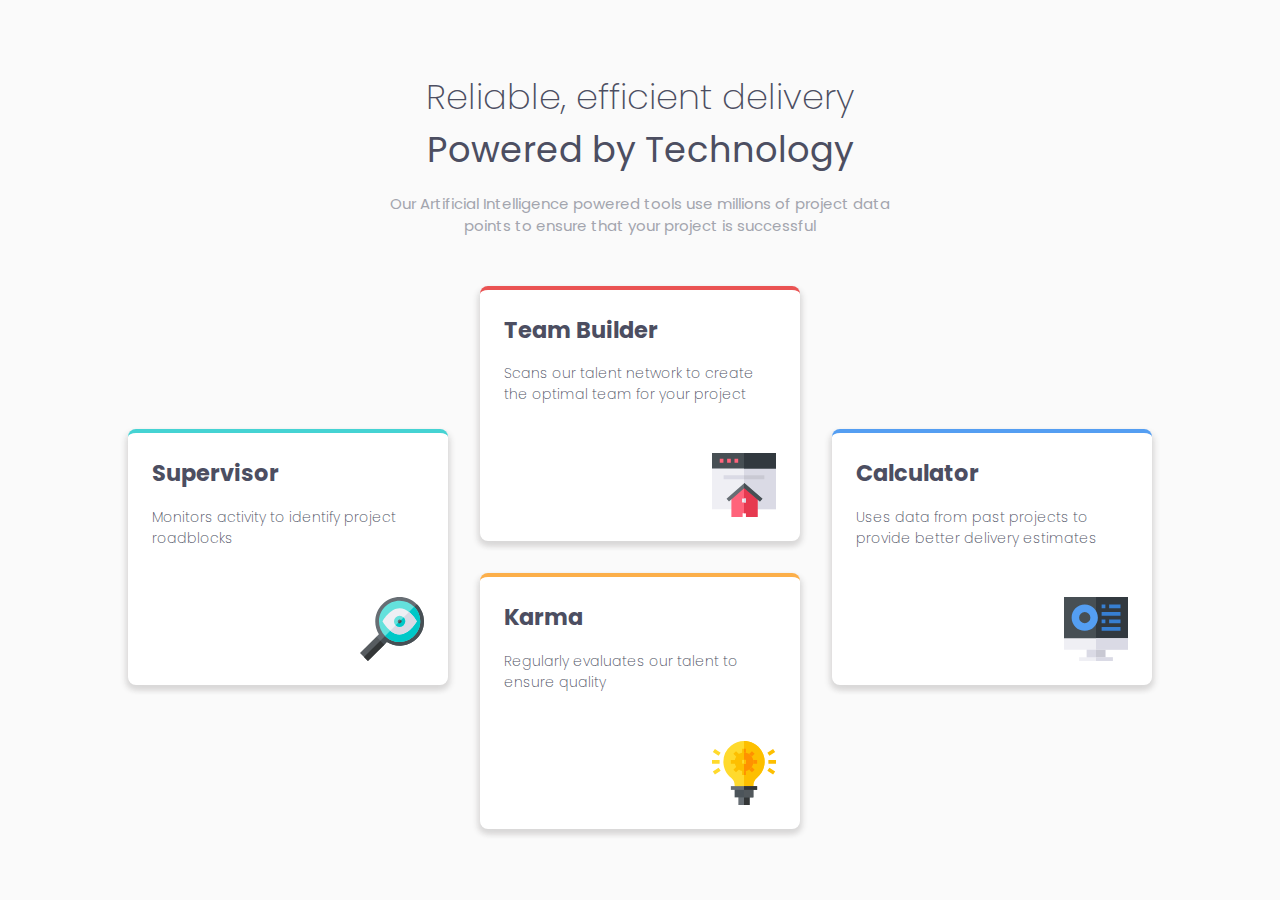
<file: four-card-feature-section-master/index.html>
<!DOCTYPE html>
<html lang="en">
  <head>
    <meta charset="UTF-8" />
    <meta name="viewport" content="width=device-width, initial-scale=1.0" />
    <!-- displays site properly based on user's device -->

    <link
      rel="icon"
      type="image/png"
      sizes="32x32"
      href="./images/favicon-32x32.png"
    />

    <link rel="preconnect" href="https://fonts.googleapis.com" />
    <link rel="preconnect" href="https://fonts.gstatic.com" crossorigin />
    <link
      href="https://fonts.googleapis.com/css2?family=Poppins:wght@200;400;600&display=swap"
      rel="stylesheet"
    />
    <link rel="stylesheet" href="reset.css" />
    <link rel="stylesheet" href="style.css" />

    <title>Four card feature</title>
  </head>
  <body>
    <main class="main-container">
      <h1>
        Reliable, efficient delivery <strong>Powered by Technology</strong>
      </h1>
      <p class="summary">
        Our Artificial Intelligence powered tools use millions of project data
        points to ensure that your project is successful
      </p>
      <div class="card-stack">
        <div class="role-card supervisor">
          <h2>Supervisor</h2>
          <p class="role-definition">
            Monitors activity to identify project roadblocks
          </p>
          <img
            class="role-pictorial-representation"
            alt=""
            src="images/icon-supervisor.svg"
          />
        </div>
        <div class="role-card teambuilder">
          <h2>Team Builder</h2>
          <p class="role-definition">
            Scans our talent network to create the optimal team for your project
          </p>
          <img
            class="role-pictorial-representation"
            alt=""
            src="images/icon-team-builder.svg"
          />
        </div>
        <div class="role-card karma">
          <h2>Karma</h2>
          <p class="role-definition">
            Regularly evaluates our talent to ensure quality
          </p>
          <img
            class="role-pictorial-representation"
            alt=""
            src="images/icon-karma.svg"
          />
        </div>
        <div class="role-card calculator">
          <h2>Calculator</h2>
          <p class="role-definition">
            Uses data from past projects to provide better delivery estimates
          </p>
          <img
            class="role-pictorial-representation"
            alt=""
            src="images/icon-calculator.svg"
          />
        </div>
      </div>
    </main>
  </body>
</html>
</file>
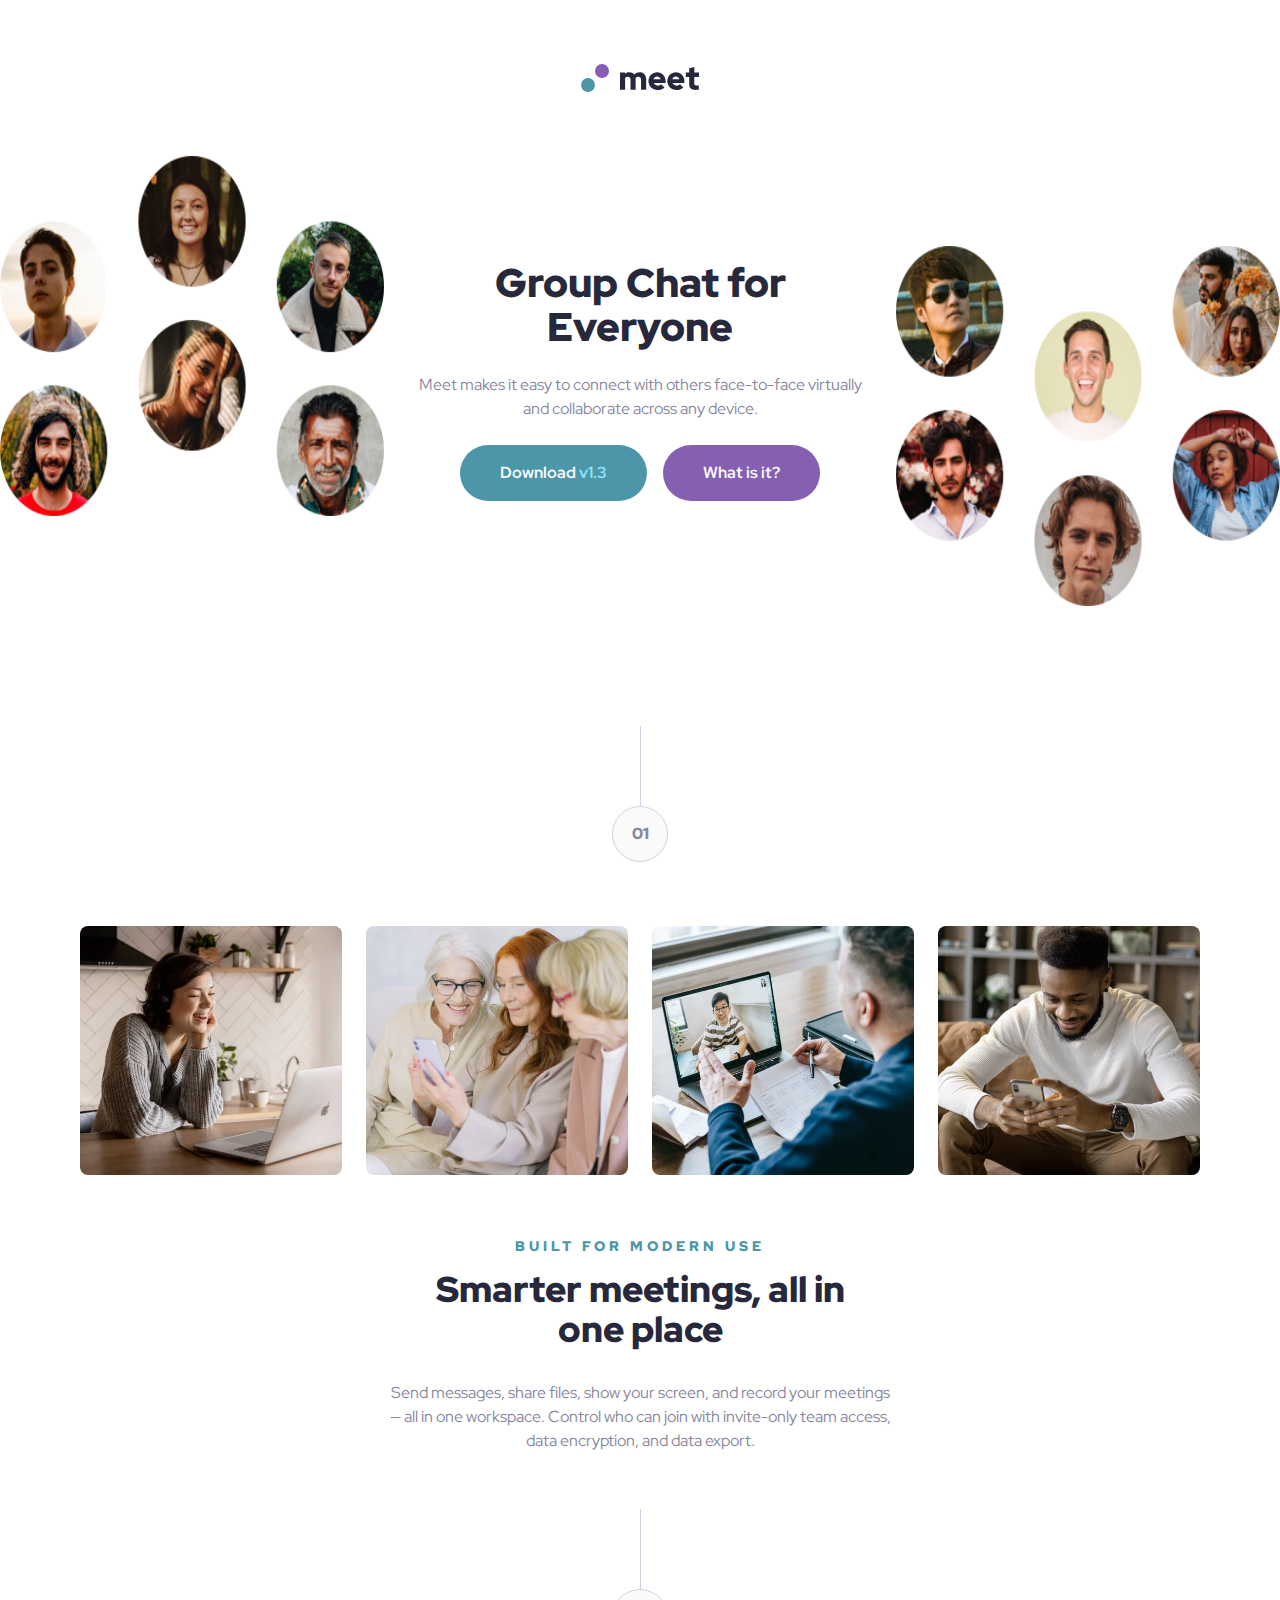
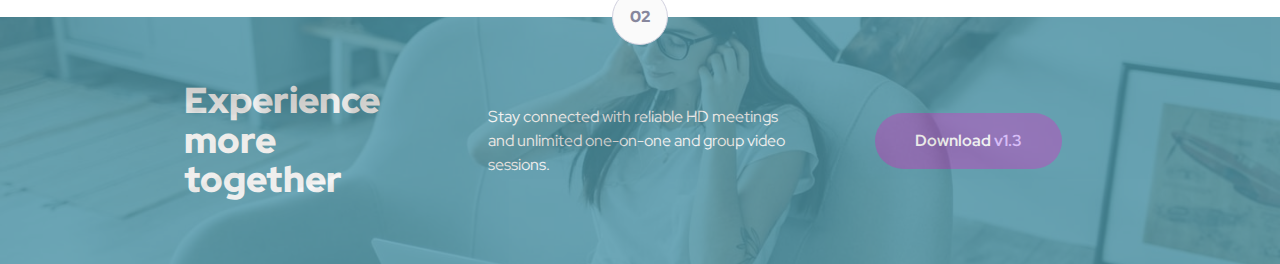
<file: meet-landing-page/index.html>
<!DOCTYPE html>
<html lang="en">
  <head>
    <meta charset="UTF-8" />
    <meta name="viewport" content="width=device-width, initial-scale=1.0" />

    <link
      rel="icon"
      type="image/png"
      sizes="32x32"
      href="./assets/favicon-32x32.png"
    />

    <link rel="preconnect" href="https://fonts.googleapis.com" />
    <link rel="preconnect" href="https://fonts.gstatic.com" crossorigin />
    <link
      href="https://fonts.googleapis.com/css2?family=Red+Hat+Display:wght@500;700;900&display=swap"
      rel="stylesheet"
    />

    <link rel="stylesheet" href="reset.css" />
    <link rel="stylesheet" href="style.css" />

    <title>Frontend Mentor | Meet landing page</title>
  </head>
  <body>
    <header>
      <nav><img src="assets/logo.svg" alt="Meet company logo" /></nav>
    </header>
    <section class="hero">
      <div class="hero-img">
        <img
          src="assets/desktop/image-hero-left.png"
          alt="Left half of compilation of headshots of different people"
          class="left-img"
        />
        <img
          src="assets/desktop/image-hero-right.png"
          alt="Right half of compilation of headshots of different people"
          class="right-img"
        />
      </div>
      <div class="hero-info">
        <h1 class="hero-title">Group Chat for Everyone</h1>
        <p class="section-summary">
          Meet makes it easy to connect with others face-to-face virtually and
          collaborate across any device.
        </p>
        <div class="hero-btns">
          <button class="button cyan-btn">Download <span>v1.3</span></button>
          <button class="button purple-btn">What is it?</button>
        </div>
      </div>
    </section>

    <main>
      <div class="number-container">
        <div class="line"></div>
        <div class="circle">
          <p class="number">01</p>
        </div>
      </div>
      <div class="image-galore">
        <img
          src="assets/desktop/image-woman-in-videocall.jpg"
          alt="A cheery woman attending a video call on her MacBook"
        />
        <img
          src="assets/desktop/image-women-videochatting.jpg"
          alt="A group of 3 elderly women taking a video call on a mobile phone"
        />
        <img
          src="assets/desktop/image-men-in-meeting.jpg"
          alt="A man in a meeting video call with another man, with his notepad and pen in hand"
        />
        <img
          src="assets/desktop/image-man-texting.jpg"
          alt="A man smiling while going through his mobile phone"
        />
      </div>
      <div class="main-info">
        <p class="kicker">Built for modern use</p>
        <h2 class="hero-title main-title">
          Smarter meetings, all in one place
        </h2>
        <p class="section-summary" style="margin-top: 1rem">
          Send messages, share files, show your screen, and record your meetings
          — all in one workspace. Control who can join with invite-only team
          access, data encryption, and data export.
        </p>
      </div>
    </main>

    <footer>
      <div class="number-container">
        <div class="line"></div>
        <div class="circle">
          <p class="number">02</p>
        </div>
      </div>
      <div class="footer-bg-image">
        <div class="footer-bg-color">
          <div class="footer-content">
            <h2 class="hero-title main-title footer-title">
              Experience more together
            </h2>
            <p class="section-summary footer-summary">
              Stay connected with reliable HD meetings and unlimited one-on-one
              and group video sessions.
            </p>
            <button class="button purple-btn footer-btn">
              Download <span>v1.3</span>
            </button>
          </div>
        </div>
      </div>
    </footer>
  </body>
</html>
</file>
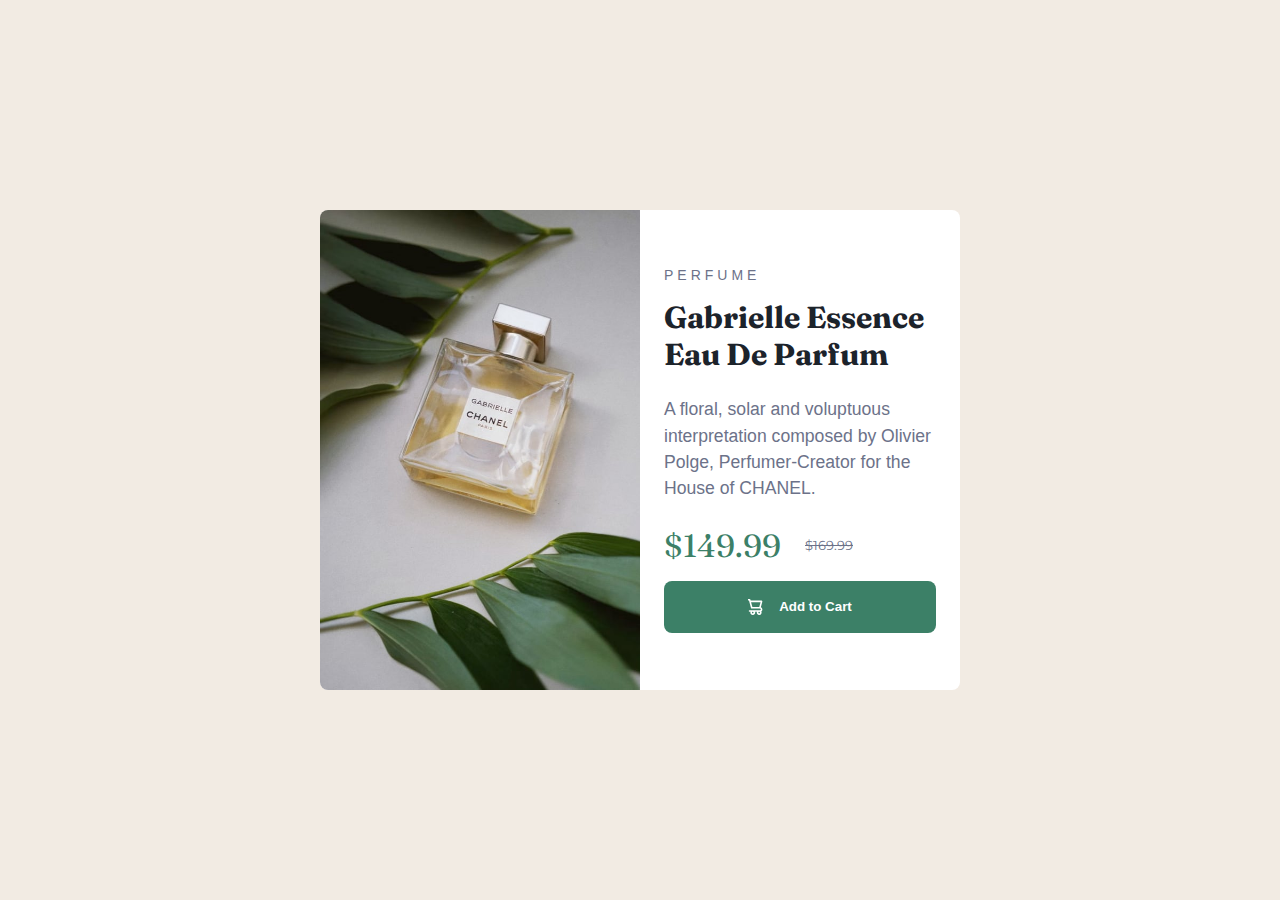
<file: product-preview-card/index.html>
<!DOCTYPE html>
<html lang="en">
  <head>
    <meta charset="UTF-8" />
    <meta name="viewport" content="width=device-width, initial-scale=1.0" />

    <link
      rel="icon"
      type="image/png"
      sizes="32x32"
      href="./images/favicon-32x32.png"
    />

    <link rel="preconnect" href="https://fonts.googleapis.com" />
    <link rel="preconnect" href="https://fonts.gstatic.com" crossorigin />
    <link
      rel="stylesheet"
      href="https://fonts.googleapis.com/css2?family=Fraunces:wght@700&family=Montserrat:wght@500;700&display=swap"
    />

    <link rel="stylesheet" href="style.css" />

    <title>Chanel Product Page</title>
  </head>
  <body>
    <main class="chanel-product-card">
      <section class="product-image-header">
        <picture>
          <source
            media="(min-width:768px)"
            srcset="images/image-product-desktop.jpg"
          />
          <img
            src="images/image-product-mobile.jpg"
            alt="Clear glass bottle with a gold cap containing Gabrielle Essence Eau De Parfum by Chanel, displayed against a clean background."
            class="product-image"
          />
        </picture>
      </section>

      <section class="product-details">
        <div class="product-type"><p>Perfume</p></div>
        <h1 class="product-title">Gabrielle Essence Eau De Parfum</h1>

        <div class="product-description">
          <p>
            A floral, solar and voluptuous interpretation composed by Olivier
            Polge, Perfumer-Creator for the House of CHANEL.
          </p>
        </div>

        <div class="product-price">
          <span class="visually-hidden"><p>Discounted selling price</p></span>
          <span><p>$149.99</p></span>

          <span class="original-price">
            <span class="visually-hidden"><p>Original retail price</p></span>
            <s>$169.99</s>
          </span>
        </div>

        <button class="add-to-cart-btn">
          <img src="images/icon-cart.svg" alt="" />
          <span class="btn-label"><p>Add to Cart</p></span>
        </button>
      </section>
    </main>
  </body>
</html>
</file>
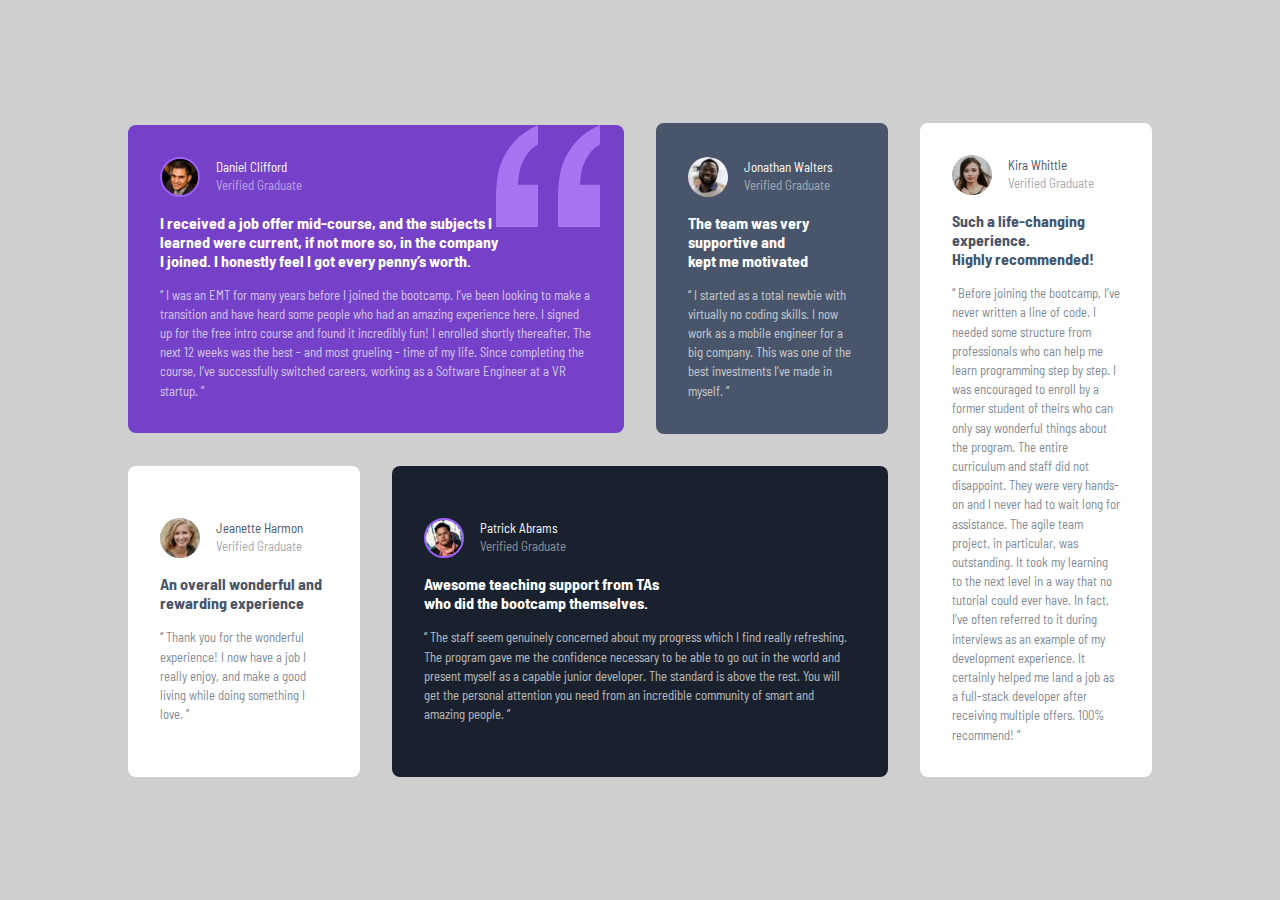
<file: testimonials-grid-section/index.html>
<!DOCTYPE html>
<html lang="en">
  <head>
    <meta charset="UTF-8" />
    <meta name="viewport" content="width=device-width, initial-scale=1.0" />
    <!-- displays site properly based on user's device -->

    <link
      rel="icon"
      type="image/png"
      sizes="32x32"
      href="./images/favicon-32x32.png"
    />

    <link rel="preconnect" href="https://fonts.googleapis.com" />
    <link rel="preconnect" href="https://fonts.gstatic.com" crossorigin />
    <link
      href="https://fonts.googleapis.com/css2?family=Barlow+Semi+Condensed:wght@500;600&display=swap"
      rel="stylesheet"
    />

    <link rel="stylesheet" href="reset.css" />
    <link rel="stylesheet" href="style.css" />

    <title>Testimonials Grid</title>
  </head>
  <body>
    <main class="main-container">
      <!-- Testimonial 1 -->
      <div class="testimonial-card card1">
        <div class="reviewer-info">
          <img
            src="images/image-daniel.jpg"
            alt="Photo of Daniel Clifford"
            class="reviewer-headshot headshot-border"
          />
          <p class="reviewer-name">Daniel Clifford</p>
          <p class="verified-grad">Verified Graduate</p>
        </div>
        <h1 class="testimonial-summary">
          I received a job offer mid-course, and the subjects I learned were
          current, if not more so, in the company I joined. I honestly feel I
          got every penny’s worth.
        </h1>
        <p class="testimonial-story">
          “ I was an EMT for many years before I joined the bootcamp. I’ve been
          looking to make a transition and have heard some people who had an
          amazing experience here. I signed up for the free intro course and
          found it incredibly fun! I enrolled shortly thereafter. The next 12
          weeks was the best - and most grueling - time of my life. Since
          completing the course, I’ve successfully switched careers, working as
          a Software Engineer at a VR startup. ”
        </p>
      </div>

      <!-- Testimonial 2 -->
      <div class="testimonial-card card2">
        <div class="reviewer-info">
          <img
            src="images/image-jonathan.jpg"
            alt="Photo of Jonathan Walters"
            class="reviewer-headshot"
          />
          <p class="reviewer-name">Jonathan Walters</p>
          <p class="verified-grad">Verified Graduate</p>
        </div>
        <h1 class="testimonial-summary">
          The team was very supportive and kept me motivated
        </h1>
        <p class="testimonial-story">
          “ I started as a total newbie with virtually no coding skills. I now
          work as a mobile engineer for a big company. This was one of the best
          investments I’ve made in myself. ”
        </p>
      </div>

      <!-- Testimonial 3 -->
      <div class="testimonial-card card3">
        <div class="reviewer-info">
          <img
            src="images/image-jeanette.jpg"
            alt="Photo of Jeanette Harmon"
            class="reviewer-headshot"
          />
          <p class="reviewer-name">Jeanette Harmon</p>
          <p class="verified-grad">Verified Graduate</p>
        </div>
        <h1 class="testimonial-summary">
          An overall wonderful and rewarding experience
        </h1>
        <p class="testimonial-story">
          “ Thank you for the wonderful experience! I now have a job I really
          enjoy, and make a good living while doing something I love. ”
        </p>
      </div>

      <!-- Testimonial 4 -->
      <div class="testimonial-card card4">
        <div class="reviewer-info">
          <img
            src="images/image-patrick.jpg"
            alt="Photo of Patrick Abrams"
            class="reviewer-headshot headshot-border"
          />
          <p class="reviewer-name">Patrick Abrams</p>
          <p class="verified-grad">Verified Graduate</p>
        </div>
        <h1 class="testimonial-summary">
          Awesome teaching support from TAs who did the bootcamp themselves.
        </h1>
        <p class="testimonial-story">
          “ The staff seem genuinely concerned about my progress which I find
          really refreshing. The program gave me the confidence necessary to be
          able to go out in the world and present myself as a capable junior
          developer. The standard is above the rest. You will get the personal
          attention you need from an incredible community of smart and amazing
          people. ”
        </p>
      </div>

      <!-- Testimonial 5 -->
      <div class="testimonial-card card5">
        <div class="reviewer-info">
          <img
            src="images/image-kira.jpg"
            alt="Photo of Kira Whittle"
            class="reviewer-headshot"
          />
          <p class="reviewer-name">Kira Whittle</p>
          <p class="verified-grad">Verified Graduate</p>
        </div>
        <h1 class="testimonial-summary">
          Such a life-changing experience. Highly recommended!
        </h1>
        <p class="testimonial-story">
          “ Before joining the bootcamp, I’ve never written a line of code. I
          needed some structure from professionals who can help me learn
          programming step by step. I was encouraged to enroll by a former
          student of theirs who can only say wonderful things about the program.
          The entire curriculum and staff did not disappoint. They were very
          hands-on and I never had to wait long for assistance. The agile team
          project, in particular, was outstanding. It took my learning to the
          next level in a way that no tutorial could ever have. In fact, I’ve
          often referred to it during interviews as an example of my development
          experience. It certainly helped me land a job as a full-stack
          developer after receiving multiple offers. 100% recommend! ”
        </p>
      </div>
    </main>
  </body>
</html>
</file>
<file: four-card-feature-section-master/style.css>
:root {
  --color-red: hsl(0, 78%, 62%);
  --color-cyan: hsl(180, 62%, 55%);
  --color-orange: hsl(34, 97%, 64%);
  --color-blue: hsl(212, 86%, 64%);

  --color-very-dark-blue: hsl(234, 12%, 34%);
  --color-grayish-blue: hsl(229, 6%, 66%);
  --color-very-light-gray: hsl(0, 0%, 98%);
}

body {
  display: flex;
  justify-content: center;
  align-items: center;
  font-size: 0.9375rem;
  font-family: "Poppins", sans-serif;
  font-weight: 200;
  color: var(--color-very-dark-blue);
  background-color: var(--color-very-light-gray);
}

.main-container {
  display: flex;
  flex-direction: column;
  justify-content: center;
  max-width: 20rem;
  align-items: center;
  padding: 3rem 0rem;
  gap: 1rem;
}

h1 {
  font-weight: 200;
  font-size: 1.5rem;
  text-align: center;
}

.summary {
  font-weight: 400;
  color: var(--color-grayish-blue);
  text-align: center;
}

.card-stack {
  margin-top: 2rem;
  display: flex;
  flex-direction: column;
  gap: 2rem;
}

.role-card {
  display: flex;
  flex-direction: column;
  gap: 0.5rem;
  padding: 1.5rem;
  background-color: white;
  border-radius: 0.5rem;
  box-shadow: 2px 4px 0.4rem hsl(0, 1%, 85%), -2px 4px 0.4rem hsl(0, 1%, 85%);
}

.supervisor {
  border-top: 4px solid var(--color-cyan);
}

.teambuilder {
  border-top: 4px solid var(--color-red);
}

.karma {
  border-top: 4px solid var(--color-orange);
}

.calculator {
  border-top: 4px solid var(--color-blue);
}

.role-definition {
  font-size: 0.875rem;
}

.role-pictorial-representation {
  align-self: end;
  max-width: 3rem;
}

@media (min-width: 1048px) {
  .main-container {
    max-width: 32rem;
  }

  h1 {
    font-size: 2.2rem;
  }

  .card-stack {
    display: grid;
    grid-template-columns: repeat(3, 1fr);
    gap: 2rem;
  }

  .supervisor {
    grid-column: 1; /* Redundant but mentioned for clarity at a glance */
    grid-row: 1 / span 2;
    align-self: center;
  }

  .teambuilder {
    grid-column: 2;
    grid-row: 1;
  }

  .karma {
    grid-column: 2;
    grid-row: 2;
  }

  .calculator {
    grid-column: 3; /* Redundant but mentioned for clarity at a glance */
    grid-row: 1 / span 2;
    align-self: center;
  }

  .role-card {
    min-width: 20rem;
    gap: 1rem;
  }

  .role-pictorial-representation {
    margin-top: 2rem;
    max-width: 5rem;
  }
}
</file>
<file: meet-landing-page/style.css>
:root {
  --cyan-600: #4d96a9;
  --cyan-300: #8fe3f9;
  --purple-600: #855fb1;
  --purple-300: #d9b8ff;
  --slate-900: #28283d;
  --slate-600: #87879d;
  --slate-300: #d1d1df;
  --white: #fafafa;
}

body {
  display: flex;
  flex-direction: column;
  align-items: center;
  font-family: "Red Hat Display", serif;
  overflow-x: hidden;
}

nav {
  padding-top: 4rem;
}

.hero-img {
  margin: 4rem 0rem;
  display: flex;
  justify-content: center;
  overflow: hidden;
  height: calc(0.42 * 100vw);
  gap: 1.5rem;
}

.hero-info {
  display: flex;
  flex-direction: column;
  justify-content: center;
  align-items: center;
  text-align: center;
  margin: 0rem 2rem;
  gap: 1.5rem;
  padding: 0rem 2rem;
  margin-bottom: 2rem;
}

.hero-title {
  font-size: 2.5rem;
  line-height: 1.1;
  font-weight: 900;
  color: var(--slate-900);
}

.section-summary {
  color: var(--slate-600);
}

.button {
  padding: 1rem 2.5rem;
  border-radius: 2rem;
  border: 0px;
  color: var(--white);
  font-weight: 700;
}

.cyan-btn {
  background-color: var(--cyan-600);
}

.cyan-btn:hover,
.cyan-btn:active {
  background-color: #71c0d4;
  cursor: pointer;
}

.cyan-btn span {
  color: var(--cyan-300);
}

.purple-btn {
  background-color: var(--purple-600);
  margin-top: 1rem;
}

.purple-btn:hover,
.purple-btn:active {
  background-color: #b18bdd;
  cursor: pointer;
}

.number-container {
  margin-top: 2rem;
  display: flex;
  flex-direction: column;
  align-items: center;
}

.line {
  width: 1px;
  height: 5rem;
  background-color: var(--slate-300);
}

.circle {
  width: 3.5rem;
  height: 3.5rem;
  border-radius: 50%;
  border: 1px solid var(--slate-300);
  display: flex;
  align-items: center;
  justify-content: center;
  background-color: var(--white);
  z-index: 1;
}

.number {
  color: var(--slate-600);
  font-weight: 900;
}

.image-galore {
  display: grid;
  grid-template-columns: 1fr 1fr;
  gap: 1rem;
  margin: 4rem 2rem;
}

.image-galore img {
  border-radius: 0.5rem;
}

.main-info {
  display: flex;
  flex-direction: column;
  justify-content: center;
  align-items: center;
  text-align: center;
  margin: 0rem 2rem;
  gap: 1rem;
  margin-bottom: 2rem;
}

.kicker {
  font-size: 0.75rem;
  letter-spacing: 0.25rem;
  line-height: 1.1;
  font-weight: 900;
  color: var(--cyan-600);
  text-transform: uppercase;
}

.main-title {
  font-size: 2rem;
}

.footer-bg-image {
  background-image: url(./assets/mobile/image-footer.jpg);
  background-position: center;
  background-repeat: no-repeat;
  background-size: cover;
  margin-top: -1.75rem;
}

.footer-bg-color {
  background-color: var(--cyan-600);
  opacity: 0.8;
}

.footer-content {
  display: flex;
  flex-direction: column;
  align-items: center;
  justify-content: space-between;
  padding: 4rem 2rem;
  gap: 1.5rem;
  text-align: center;
}

.footer-title {
  color: var(--white);
}

.footer-summary {
  color: var(--white);
}

.footer-btn span {
  color: var(--purple-300);
}

@media (min-width: 768px) {
  .hero-img {
    height: calc(0.4 * 100vw);
  }

  .hero-info {
    max-width: 28rem;
    margin: auto;
  }

  .hero-btns {
    display: flex;
    gap: 1rem;
  }

  .purple-btn {
    margin-top: 0rem;
  }

  .image-galore {
    display: grid;
    grid-template-columns: 1fr 1fr 1fr 1fr;
    gap: 1.5rem;
    margin: 4rem 2rem;
  }

  .kicker {
    font-size: 0.875rem;
  }

  .main-info {
    max-width: 31.5rem;
    margin: auto;
  }

  .main-title {
    font-size: 2.25rem;
    padding: 0 1.5rem;
  }

  .footer-bg-image {
    background-image: url(assets/tablet/image-footer.jpg);
    width: 100vw;
  }

  .footer-content {
    max-width: 31.5rem;
    margin: auto;
  }
}

@media (min-width: 1048px) {
  .hero {
    margin-top: 4rem;
    margin-bottom: 4rem;
    display: grid;
    grid-template-columns: 1fr auto 1fr;
    width: 100vw;
    height: 50vh;
    max-height: 60vh;
  }

  .hero-img {
    display: contents;
  }

  .left-img {
    grid-column: 1;
    height: 80%;
  }

  .hero-info {
    grid-column: 2;
    grid-row: 1;
    text-align: center;
    max-width: 32rem;
  }

  .right-img {
    grid-column: 3;
    justify-self: end;
    align-self: flex-end;
    height: 80%;
  }

  .number-container {
    margin-top: 3.5rem;
  }

  .image-galore {
    margin: 4rem 5rem;
  }

  footer {
    scroll-behavior: none;
  }

  .footer-bg-image {
    background-image: url(assets/desktop/image-footer.jpg);
  }

  .footer-content {
    display: grid;
    grid-template-columns: 1fr 1fr 1fr;
    max-width: 80vw;
    text-align: left;
  }

  .footer-btn {
    width: fit-content;
    margin: auto;
  }
}
</file>
<file: product-preview-card/style.css>
* {
  margin: 0;
  padding: 0;
  box-sizing: border-box;
}

:root {
  --dark-cyan: hsl(158, 36%, 37%);
  --cream: hsl(30, 38%, 92%);
  --very-dark-blue: hsl(212, 21%, 14%);
  --dark-grayish-blue: hsl(228, 12%, 48%);
  --white: hsl(0, 0%, 100%);
}

body {
  background-color: var(--cream);
  font-family: Monteserrat, sans-serif;
  font-size: 0.875rem;
  display: flex;
  align-items: center;
  justify-content: center;
}

.chanel-product-card {
  max-width: 25rem;
  display: flex;
  flex-direction: column;
  margin: 2rem 1rem;
  border-radius: 0.5rem;
  overflow: hidden; /* Ensures child elements like the product-image respect the border radius */
  background-color: var(--white);
}

.product-image {
  max-width: 100%;
  display: block;
}

.product-details {
  display: flex;
  flex-direction: column;
  margin: 1.5rem;
}

.product-type {
  text-transform: uppercase;
  letter-spacing: 4px;
  color: var(--dark-grayish-blue);
}

.product-title {
  margin-top: 1rem;
  color: var(--very-dark-blue);
  font-family: Fraunces, sans-serif;
  font-size: 1.9rem;
  line-height: 1.2;
}

.product-description {
  color: var(--dark-grayish-blue);
  margin-top: 1.5rem;
  font-weight: 500;
  line-height: 1.5;
  font-size: 1.1rem;
}

.product-price {
  margin-top: 1.5rem;
  display: flex;
  align-items: center;
  color: var(--dark-cyan);
  font-family: Fraunces, sans-serif;
  font-size: 2rem;
}

.product-price .original-price {
  color: var(--dark-grayish-blue);
  font-size: 0.8rem;
  font-family: Montserrat, sans-serif;
  margin-left: 1.5rem;
}

.visually-hidden {
  position: absolute;
  width: 1px;
  height: 1px;
  padding: 0;
  margin: -1px;
  overflow: hidden;
  clip: rect(0, 0, 0, 0);
  white-space: nowrap;
  border: 0;
}

.add-to-cart-btn {
  background-color: var(--dark-cyan);
  border-color: transparent;
  border-radius: 0.5rem;
  margin-top: 1rem;
  padding: 1rem;
  color: var(--white);
  display: flex;
  justify-content: center;
  align-items: center;
  gap: 1rem;
  cursor: pointer;
  transition: background-color 0.3s ease;
}

.add-to-cart-btn:hover,
.add-to-cart-btn:focus {
  background-color: hsl(158, 39%, 27%);
}

.btn-label {
  font-weight: 700;
}

@media (min-width: 768px) {
  body {
    min-height: 100vh;
  }

  .chanel-product-card {
    display: grid;
    grid-template-columns: 1fr 1fr;
    max-width: 40rem;
    align-items: center;
  }
}
</file>
<file: testimonials-grid-section/style.css>
:root {
  /* Primary Colors */
  --moderate-violet: hsl(263, 55%, 52%);
  --moderate-violet-border: hsl(263, 94%, 68%);
  --very-dark-grayish-blue: hsl(217, 19%, 35%);
  --very-dark-blackish-blue: hsl(219, 29%, 14%);
  --white: hsl(0, 0%, 100%);

  /* Neutral Colors */
  --light-gray: hsl(0, 0%, 81%);
  --light-grayish-blue: hsl(210, 46%, 95%);
}

body {
  font-family: "Barlow Semi Condensed", serif;
  display: flex;
  justify-content: center;
  align-items: center;
  font-size: 0.8125rem;
  background-color: var(--light-gray);
}

.main-container {
  display: flex;
  flex-direction: column;
  justify-content: center;
  max-width: 75%;
  align-items: center;
  padding: 3rem 0rem;
  gap: 2rem;
}

.testimonial-card {
  display: flex;
  flex-direction: column;
  gap: 1rem;
  padding: 2rem;
  border-radius: 0.5rem;
}

.reviewer-info {
  display: grid;
  grid-template-columns: auto 1fr;
  grid-template-rows: auto auto;
  gap: 0rem 1rem;
}

.reviewer-headshot {
  grid-row: 1 / span 2;
  height: 2.5rem;
  border-radius: 50%;
}

.headshot-border {
  border: 2px solid var(--moderate-violet-border);
}

.reviewer-name {
  align-self: center;
}

.verified-grad {
  grid-column: 2;
  grid-row: 2;
  opacity: 50%;
}

.testimonial-summary {
  font-size: 1rem;
}

.testimonial-story {
  opacity: 70%;
  font-size: 0.8rem;
}

.card1 {
  background-image: url(images/bg-pattern-quotation.svg);
  background-repeat: no-repeat;
  background-position: top 0rem right 1.5rem;
  background-color: var(--moderate-violet);
  color: var(--white);
}

.card2 {
  background-color: var(--very-dark-grayish-blue);
  color: var(--white);
}

.card3,
.card5 {
  background-color: var(--white);
  color: var(--very-dark-grayish-blue);
}

.card4 {
  background-color: var(--very-dark-blackish-blue);
  color: var(--white);
}

@media (min-width: 1048px) {
  .main-container {
    max-width: 80%;
    display: grid;
    grid-template-columns: 1fr 1fr 1fr 1fr;
    grid-template-rows: 1fr 1fr;
  }

  .testimonial-card {
    justify-content: center;
  }

  .card1 {
    grid-column: 1 / span 2;
  }

  .card2 {
    grid-column: 3;
    align-self: stretch;
  }

  .card5 {
    grid-column: 4;
    grid-row: 1 / span 2;
    align-self: stretch;
    justify-content: start;
  }

  .card3 {
    align-self: stretch;
  }

  .card4 {
    grid-column: 2 / span 2;
    align-self: stretch;
  }

  .testimonial-story {
    line-height: 1.5;
  }
}
</file>
